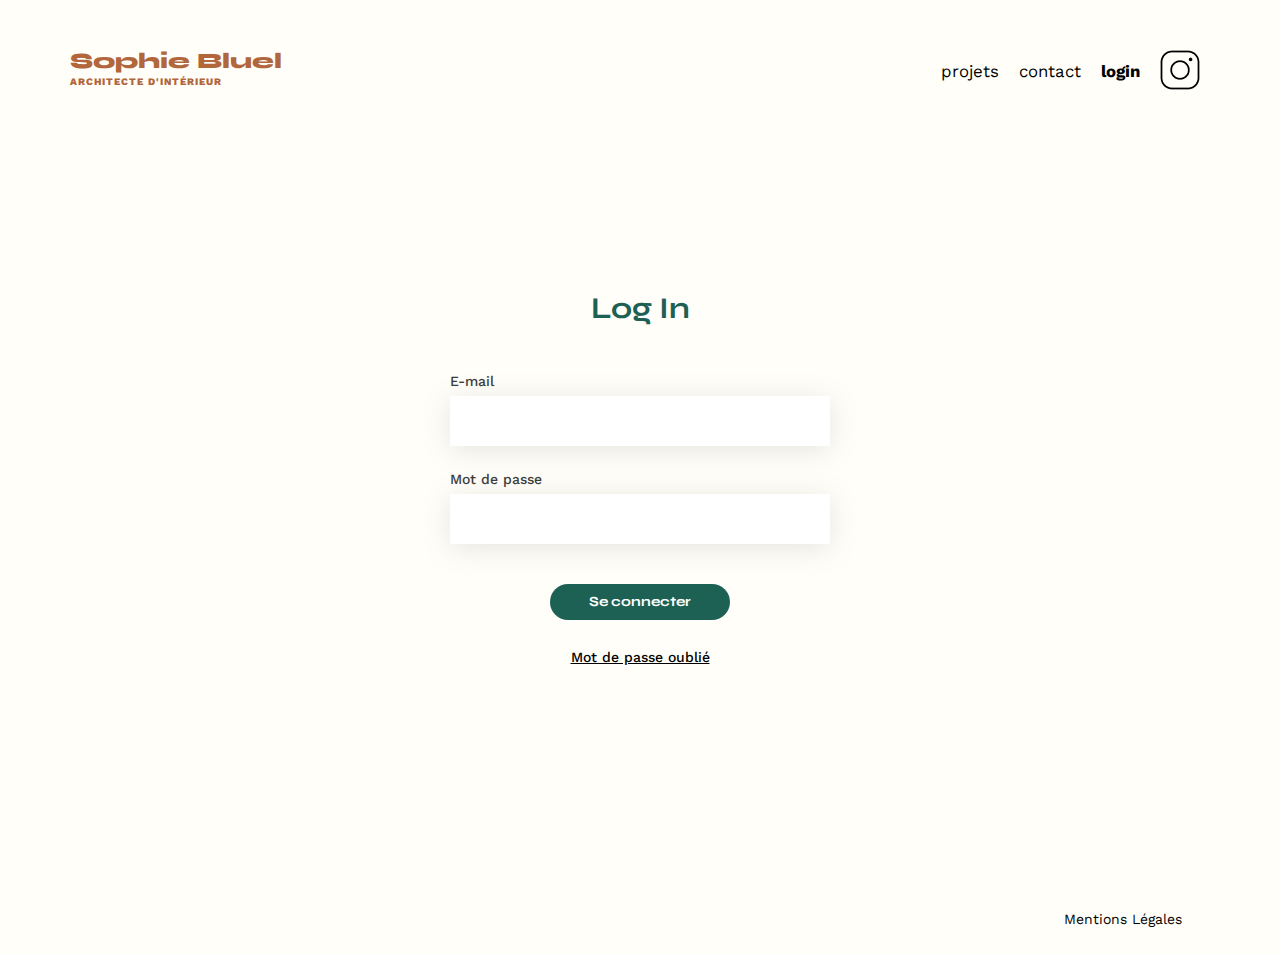
<file: FrontEnd/login.html>
<!DOCTYPE html>
<html lang="fr">
  <head>
    <meta charset="UTF-8" />
    <meta name="viewport" content="width=device-width, initial-scale=1.0" />
    <link rel="preconnect" href="https://fonts.googleapis.com" />
    <link rel="preconnect" href="https://fonts.gstatic.com" crossorigin />
    <link
      href="https://fonts.googleapis.com/css2?family=Syne:wght@700;800&family=Work+Sans&display=swap"
      rel="stylesheet"
    />
    <meta name="description" content="" />
    <title>Page de connexion</title>
    <link rel="stylesheet" href="assets/style.css" />
    <link rel="stylesheet" href="assets/login.css" />
    <script type="module" src="scripts/login.js" defer></script>
    <script type="module" src="scripts/admin.js" defer></script>
  </head>
  <body>
    <header>
      <h1>Sophie Bluel <span>Architecte d'intérieur</span></h1>
      <nav>
        <ul id="navbar">
          <li>
            <a href="index.html">projets</a>
          </li>
          <li>
            <a href="index.html#formulaire" id="contact">contact</a>
          </li>
          <li>
            <a href="login.html" id="loginBtn">login</a>
          </li>
          <li>
            <a id="logoutBtn" href="index.html">logout</a>
          </li>
          <li><img src="./assets/icons/instagram.png" alt="Instagram" /></li>
        </ul>
      </nav>
    </header>
    <div class="container">
      <main>
        <h2>Log In</h2>
        <form action="login" method="post">
          <div class="input-container">
            <label for="email">E-mail</label>
            <input type="email" id="email" name="email" required />
          </div>
          <div class="input-container">
            <label for="password">Mot de passe</label>
            <input type="password" id="password" name="password" required />
          </div>
          <p class="hide" id="incorrect">
            Erreur dans l’identifiant ou le mot de passe
          </p>
          <button type="submit" id="loginButton">Se connecter</button>
        </form>
        <p><a class="mdp" href="#">Mot de passe oublié</a></p>
      </main>
      <footer>
        <nav>
          <ul>
            <li>Mentions Légales</li>
          </ul>
        </nav>
      </footer>
    </div>
  </body>
</html>
</file>
<file: FrontEnd/assets/login.css>
* {
  margin: 0;
  padding: 0;
  box-sizing: border-box;
}

html {
  position: relative;
  min-height: 100%;
}

body {
  max-width: 1140px;
  margin: auto;
  font-family: "Work Sans";
  font-size: 14px;
}

.container {
  display: flex;
  flex-direction: column;
  justify-content: space-around;
  height: 100%;
}

a {
  font-size: 16.8px;
}

main {
  margin-top: 150px;
  display: flex;
  flex-direction: column;
  align-items: center;
}

main h2 {
  margin-bottom: 50px;
}

main form {
  display: flex;
  flex-direction: column;
  align-items: center;
  width: 100%;
}

.input-container {
  display: flex;
  flex-direction: column;
  gap: 7px;
  margin-bottom: 25px;
}

label {
  color: #3d3d3d;
  font-size: 14px;
  font-weight: 500;
  line-height: normal;
}

input {
  width: 380px;
  height: 50px;
  padding: 0 10px;
  font-size: 16px;
  border: 1px solid white;
  filter: drop-shadow(0px 4px 14px rgba(0, 0, 0, 0.1));
}

input:focus {
  outline: none;
  border: 1px solid #1d6154;
}

form button {
  font-family: "Syne";
  width: 180px;
  height: 36px;
  background-color: #1d6154;
  color: white;
  font-size: 14px;
  font-weight: 700;
  border: none;
  border-radius: 60px;
  cursor: pointer;
  margin-top: 15px;
  margin-bottom: 30px;
}

form button:hover {
  color: #1d6154;
  background-color: white;
  border: 1px solid #1d6154;
  transition: 0.3s;
}

.mdp {
  font-family: "Work Sans";
  font-size: 14px;
  font-weight: 500;
  text-decoration: underline;
}

#incorrect {
  color: red;
}

footer {
  margin-top: 220px;
}

footer nav li {
  padding: 0;
  font-size: 14px;
}
</file>
<file: FrontEnd/assets/style.css>
/* http://meyerweb.com/eric/tools/css/reset/
   v2.0 | 20110126
   License: none (public domain)
*/

html,
body,
div,
span,
applet,
object,
iframe,
h1,
h2,
h3,
h4,
h5,
h6,
p,
blockquote,
pre,
a,
abbr,
acronym,
address,
big,
cite,
code,
del,
dfn,
em,
img,
ins,
kbd,
q,
s,
samp,
small,
strike,
strong,
sub,
sup,
tt,
var,
b,
u,
i,
center,
dl,
dt,
dd,
ol,
ul,
li,
fieldset,
form,
label,
legend,
table,
caption,
tbody,
tfoot,
thead,
tr,
th,
td,
article,
aside,
canvas,
details,
embed,
figure,
figcaption,
footer,
header,
hgroup,
menu,
nav,
output,
ruby,
section,
summary,
time,
mark,
audio,
video {
  margin: 0;
  padding: 0;
  border: 0;
  font-size: 100%;
  font: inherit;
  vertical-align: baseline;
}
/* HTML5 display-role reset for older browsers */
article,
aside,
details,
figcaption,
figure,
footer,
header,
hgroup,
menu,
nav,
section {
  display: block;
}

body {
  line-height: 1;
}

ol,
ul {
  list-style: none;
}

blockquote,
q {
  quotes: none;
}

blockquote:before,
blockquote:after,
q:before,
q:after {
  content: "";
  content: none;
}

table {
  border-collapse: collapse;
  border-spacing: 0;
}

/** end reset css**/
body {
  max-width: 1140px;
  margin: auto;
  font-family: "Work Sans";
  font-size: 14px;
  background-color: #fffef8;
}

header {
  display: flex;
  justify-content: space-between;
  margin: 50px 0;
}

.headeredit {
  margin-top: 80px;
}

section {
  margin: 50px 0;
}

h1 {
  display: flex;
  flex-direction: column;
  font-family: "Syne";
  font-size: 22px;
  font-weight: 800;
  color: #b1663c;
  gap: 5px;
}

h1 > span {
  font-family: "Work Sans";
  font-size: 10px;
  letter-spacing: 0.1em;
  text-transform: uppercase;
}

h2 {
  font-family: "Syne";
  font-weight: 700;
  font-size: 30px;
  color: #1d6154;
}

nav ul {
  display: flex;
  align-items: center;
  list-style-type: none;
}

nav li {
  padding: 0 10px;
  font-size: 1.2em;
}

.bold {
  font-weight: 700;
}

a {
  text-decoration: none;
  color: black;
}

a:hover {
  color: #b1663c;
  transition: 0.3s;
}

li:hover {
  color: #b1663c;
  transition: 0.3s;
}

#introduction {
  display: flex;
  align-items: center;
  margin: 100px 0;
}

#introduction figure {
  flex: 1;
}

#introduction img {
  display: block;
  margin: auto;
  width: 80%;
}

#introduction article {
  flex: 1;
}

#introduction h2 {
  margin-bottom: 1em;
}

#introduction p {
  margin-bottom: 0.5em;
}

.projets {
  display: flex;
  flex-direction: column;
  justify-content: center;
  align-items: center;
  position: relative;
  margin-top: 150px;
}

#portfolio h2 {
  text-align: center;
  margin-bottom: 1em;
  margin-right: 20px;
}

.editbar {
  display: flex;
  flex-direction: row;
  justify-content: center;
  align-items: center;
  padding: 15px;
  background-color: black;
  color: white;
  position: absolute;
  left: 0;
  right: 0;
  top: 0;
  z-index: 5;
}

.edit {
  border: none;
  background-color: transparent;
  cursor: pointer;
  position: relative;
  left: 162px;
  bottom: 53px;
  color: black;
  font-size: 15px;
  font-family: "Work Sans";
  margin-bottom: 55px;
}

.edit:hover {
  color: #b1663c;
  transition: 0.3s;
}

.overlay {
  position: fixed;
  top: 0;
  left: 0;
  width: 100%;
  height: 100%;
  background: rgba(0, 0, 0, 0.3);
  z-index: 1;
  display: none;
}

.modal {
  position: fixed;
  top: 50%;
  left: 50%;
  transform: translate(-50%, -50%);
  width: 630px;
  height: 688px;
  background-color: white;
  padding: 30px;
  z-index: 2;
  border-radius: 10px;
  display: none;
}

.modalForm {
  position: fixed;
  top: 50%;
  left: 50%;
  transform: translate(-50%, -50%);
  width: 630px;
  height: 688px;
  background-color: white;
  padding: 30px;
  z-index: 2;
  border-radius: 10px;
  display: none;
}

.modalForm .modal-headerForm {
  width: 100%;
  /* background-color: #1d6154; */
  height: 35px;
  display: flex;
  justify-content: space-between;
  align-items: center;
}

.modalForm .modal-headerForm button {
  cursor: pointer;
  border: none;
  background-color: transparent;
}

.modalForm .modal-headerForm .closeModal {
  transform: scale(1.2);
  position: absolute;
  right: 30px;
  top: 26px;
}

.modalForm .modal-headerForm .backModal {
  transform: scale(0.8);
  position: absolute;
  left: 30px;
  top: 26px;
}

.modal-header {
  width: 100%;
  align-items: center;
  justify-content: flex-end;
  height: 35px;
  display: flex;
}

.modal-header button {
  cursor: pointer;
  border: none;
  background-color: transparent;
  position: absolute;
  right: 30px;
  top: 26px;
}

.modal-header button svg {
  transform: scale(1.2);
}

.modal-title {
  color: #000;
  text-align: center;
  font-family: "Work Sans";
  font-size: 28px;
  font-weight: 400;
}

.modal-footer {
  position: absolute;
  bottom: 45px;
  left: 0;
  display: flex;
  flex-direction: column;
  justify-content: center;
  align-items: center;
  width: 100%;
}

.modal-content {
  position: absolute;
  bottom: 125px;
  left: 17%;
  display: flex;
  flex-direction: column;
  align-items: center;
  width: 70%;
  height: 485px;
  border-bottom: 1px solid #b3b3b3;
}

.form {
  display: flex;
  flex-direction: column;
  align-items: center;
  width: 100%;
  height: 100%;
}

.form .upload-file svg {
  height: 90px;
  width: 90px;
  padding-top: 15px;
}

.upload-file {
  width: 100%;
  height: 420px;
  display: flex;
  flex-direction: column;
  align-items: center;
  background-color: #e8f1f6;
  border-radius: 5px;
  gap: 10px;
}

.upload-file p {
  color: #444;
  text-align: center;
  font-family: Work Sans;
  font-size: 10px;
  font-weight: 400;
  padding-top: 5px;
}

.upload-file input {
  display: none;
}

.upload-file #image-preview {
  object-fit: cover;
  height: 205px;
  max-width: 160px;
}

label[for="image-upload"] {
  display: flex;
  justify-content: center;
  align-items: center;
  background-color: #cbd6dc;
  color: #306685;
  font-weight: 500;
  padding: 10px 10px;
  width: 165px;
  height: 20px;
  border-radius: 50px;
  cursor: pointer;
  transition: background-color 0.3s;
}

label[for="image-upload"]:hover {
  color: #1d6154;
  transition: background-color 0.3s;
  background-color: #e8f1f6;
}

.form .wrapper {
  margin-top: 40px;
  width: 100%;
  height: 100%;
  display: flex;
  flex-direction: column;
  justify-content: flex-start;
  align-items: flex-start;
  gap: 30px;
}

.wrapperTitle {
  display: flex;
  flex-direction: column;
  justify-content: flex-start;
  align-items: flex-start;
  gap: 10px;
  font-family: "Work Sans";
  font-size: 14px;
  font-weight: 500;
  color: #3d3d3d;
  width: 100%;
}

.wrapperTitle input {
  width: 100%;
  height: 50px;
  border: none;
  filter: drop-shadow(0px 4px 14px rgba(0, 0, 0, 0.08));
  color: #444;
  font-family: Work Sans;
  font-size: 14px;
  text-indent: 15px;
}

.wrapperCategory {
  display: flex;
  flex-direction: column;
  justify-content: flex-start;
  align-items: flex-start;
  gap: 10px;
  font-family: "Work Sans";
  font-size: 14px;
  font-weight: 500;
  color: #3d3d3d;
  width: 100%;
}

.wrapperCategory select {
  width: 100%;
  height: 50px;
  border: none;
  filter: drop-shadow(0px 4px 14px rgba(0, 0, 0, 0.08));
  background-color: white;
  cursor: pointer;
  color: #444;
  font-family: Work Sans;
  font-size: 14px;
  text-indent: 5px;
}

.wrapperCategory select option {
  cursor: pointer;
  color: #444;
  font-family: Work Sans;
  font-size: 14px;
}

.modal-gallery {
  width: 100%;
  height: 100%;
  display: flex;
  flex-wrap: wrap;
  gap: 8px;
  overflow: scroll;
  scrollbar-width: none; /* For Firefox */
}

.modal-gallery::-webkit-scrollbar {
  display: none; /* For Chrome, Safari and Opera */
}

.modal-gallery img {
  width: 90px;
  height: 120px;
  object-fit: cover;
}

.modal-gallery figure {
  width: 90px;
  height: 120px;
  padding-bottom: 30px;
  position: relative;
}

.modal-gallery figure button {
  width: 20px;
  height: 20px;
  background-color: black;
  border: none;
  cursor: pointer;
  border-radius: 2px;
  display: flex;
  justify-content: center;
  align-items: center;
  position: absolute;
  top: 6px;
  right: 4px;
}

.modal-gallery figure button:hover {
  background-color: rgb(112, 14, 14);
  transition: 0.3s;
}

.modal-gallery figure button img {
  width: 11px;
  height: 11px;
  object-fit: cover;
}

.modal-footer button {
  font-family: "Syne";
  font-size: 16px;
  font-weight: 700;
  background-color: #1d6154;
  color: white;
  border: 1px solid #1d6154;
  text-align: center;
  border-radius: 60px;
  padding: 9px 15px;
  cursor: pointer;
  width: 245px;
}

.modal-footer p {
  color: red;
  font-family: "Work Sans";
  position: absolute;
  bottom: 53px;
}

.icon {
  padding-right: 12px;
}

.filters {
  display: flex;
  justify-content: center;
  gap: 10px;
  margin-top: 40px;
  margin-bottom: 55px;
}

.filterBtn {
  font-family: "Syne";
  font-size: 16px;
  font-weight: 700;
  background-color: white;
  color: #1d6154;
  border: 1px solid #1d6154;
  text-align: center;
  border-radius: 60px;
  padding: 7px 15px;
  cursor: pointer;
  min-width: 100px;
}

.active {
  background-color: #1d6154;
  color: white;
}

.filterBtn:hover {
  background-color: #1d6154;
  color: white;
  transition: 0.3s;
}

.gallery {
  width: 100%;
  display: grid;
  grid-template-columns: 1fr 1fr 1fr;
  grid-column-gap: 20px;
  grid-row-gap: 20px;
}

.hide {
  display: none;
}

.gallery img {
  width: 100%;
  max-height: 490px;
}

#contact {
  width: 50%;
  margin: auto;
}

#contact > * {
  text-align: center;
}

#contact h2 {
  margin-bottom: 20px;
}

#contact form {
  text-align: left;
  margin-top: 30px;
  display: flex;
  flex-direction: column;
}

#contact input {
  height: 50px;
  font-size: 1.2em;
  border: none;
  box-shadow: 0px 4px 14px rgba(0, 0, 0, 0.09);
}

#contact label {
  margin: 2em 0 1em 0;
}

#contact textarea {
  border: none;
  box-shadow: 0px 4px 14px rgba(0, 0, 0, 0.09);
}

input[type="submit"] {
  font-family: "Syne";
  font-weight: 700;
  color: white;
  background-color: #1d6154;
  margin: 2em auto;
  width: 180px;
  text-align: center;
  border-radius: 60px;
}

footer nav ul {
  display: flex;
  justify-content: flex-end;
  margin: 2em;
}
</file>
